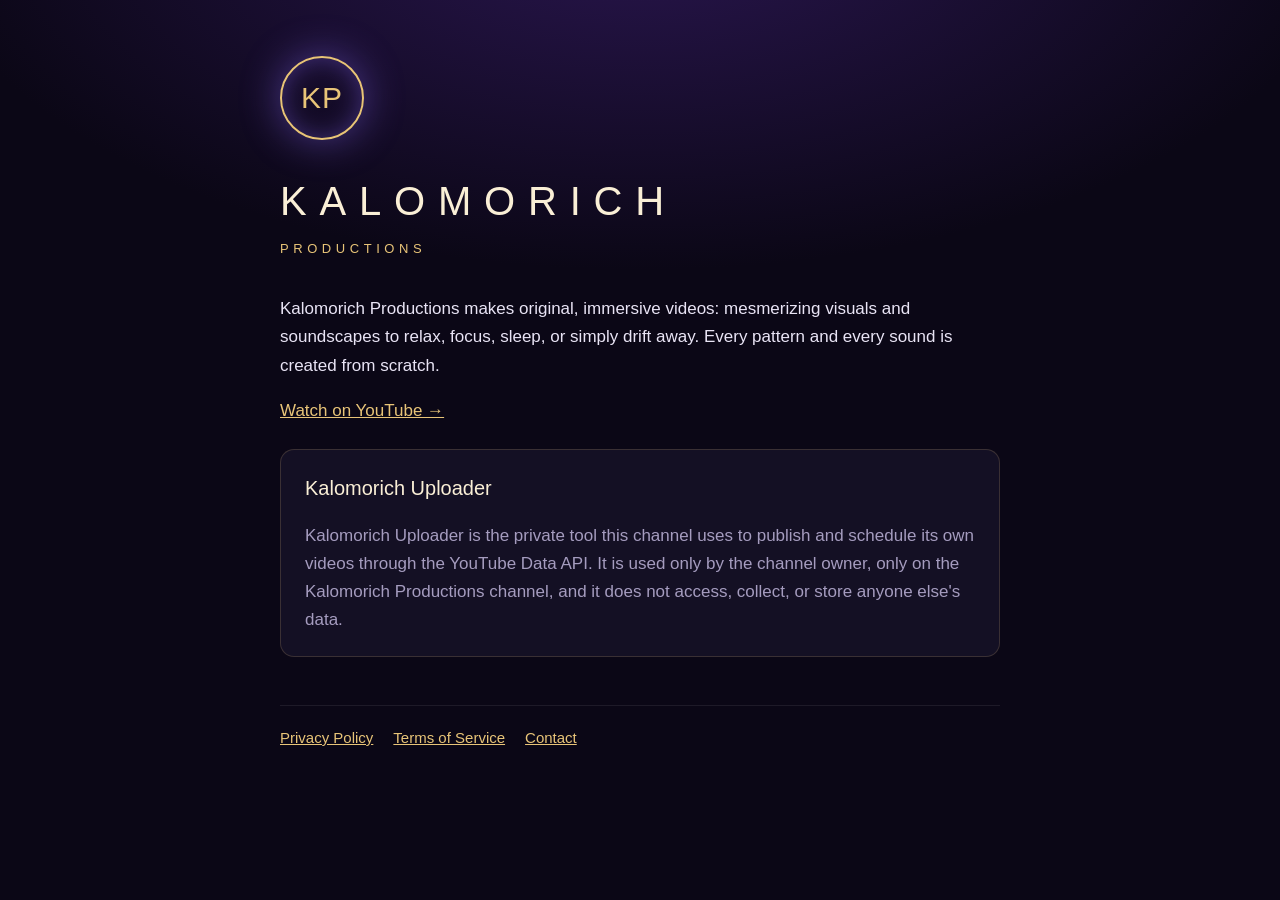
<file: index.html>
<!doctype html>
<html lang="en">
<head>
<meta charset="utf-8">
<meta name="viewport" content="width=device-width,initial-scale=1">
<title>Kalomorich Productions</title>
<meta name="description" content="Kalomorich Productions creates original trippy visuals and ambient videos for YouTube.">
<link rel="stylesheet" href="style.css">
</head>
<body>
<main>
  <div class="mark">KP</div>
  <h1>Kalomorich</h1>
  <p class="sub">Productions</p>

  <p>Kalomorich Productions makes original, immersive videos: mesmerizing visuals and soundscapes to relax, focus, sleep, or simply drift away. Every pattern and every sound is created from scratch.</p>

  <p><a href="https://www.youtube.com/@KalomorichProductions">Watch on YouTube &rarr;</a></p>

  <div class="card">
    <h2 style="margin-top:0">Kalomorich Uploader</h2>
    <p class="muted" style="margin-bottom:0">Kalomorich Uploader is the private tool this channel uses to publish and schedule its own videos through the YouTube Data API. It is used only by the channel owner, only on the Kalomorich Productions channel, and it does not access, collect, or store anyone else's data.</p>
  </div>

  <nav>
    <a href="privacy.html">Privacy Policy</a>
    <a href="terms.html">Terms of Service</a>
    <a href="mailto:kalomorich.media.automation@gmail.com">Contact</a>
  </nav>
</main>
</body>
</html>
</file>
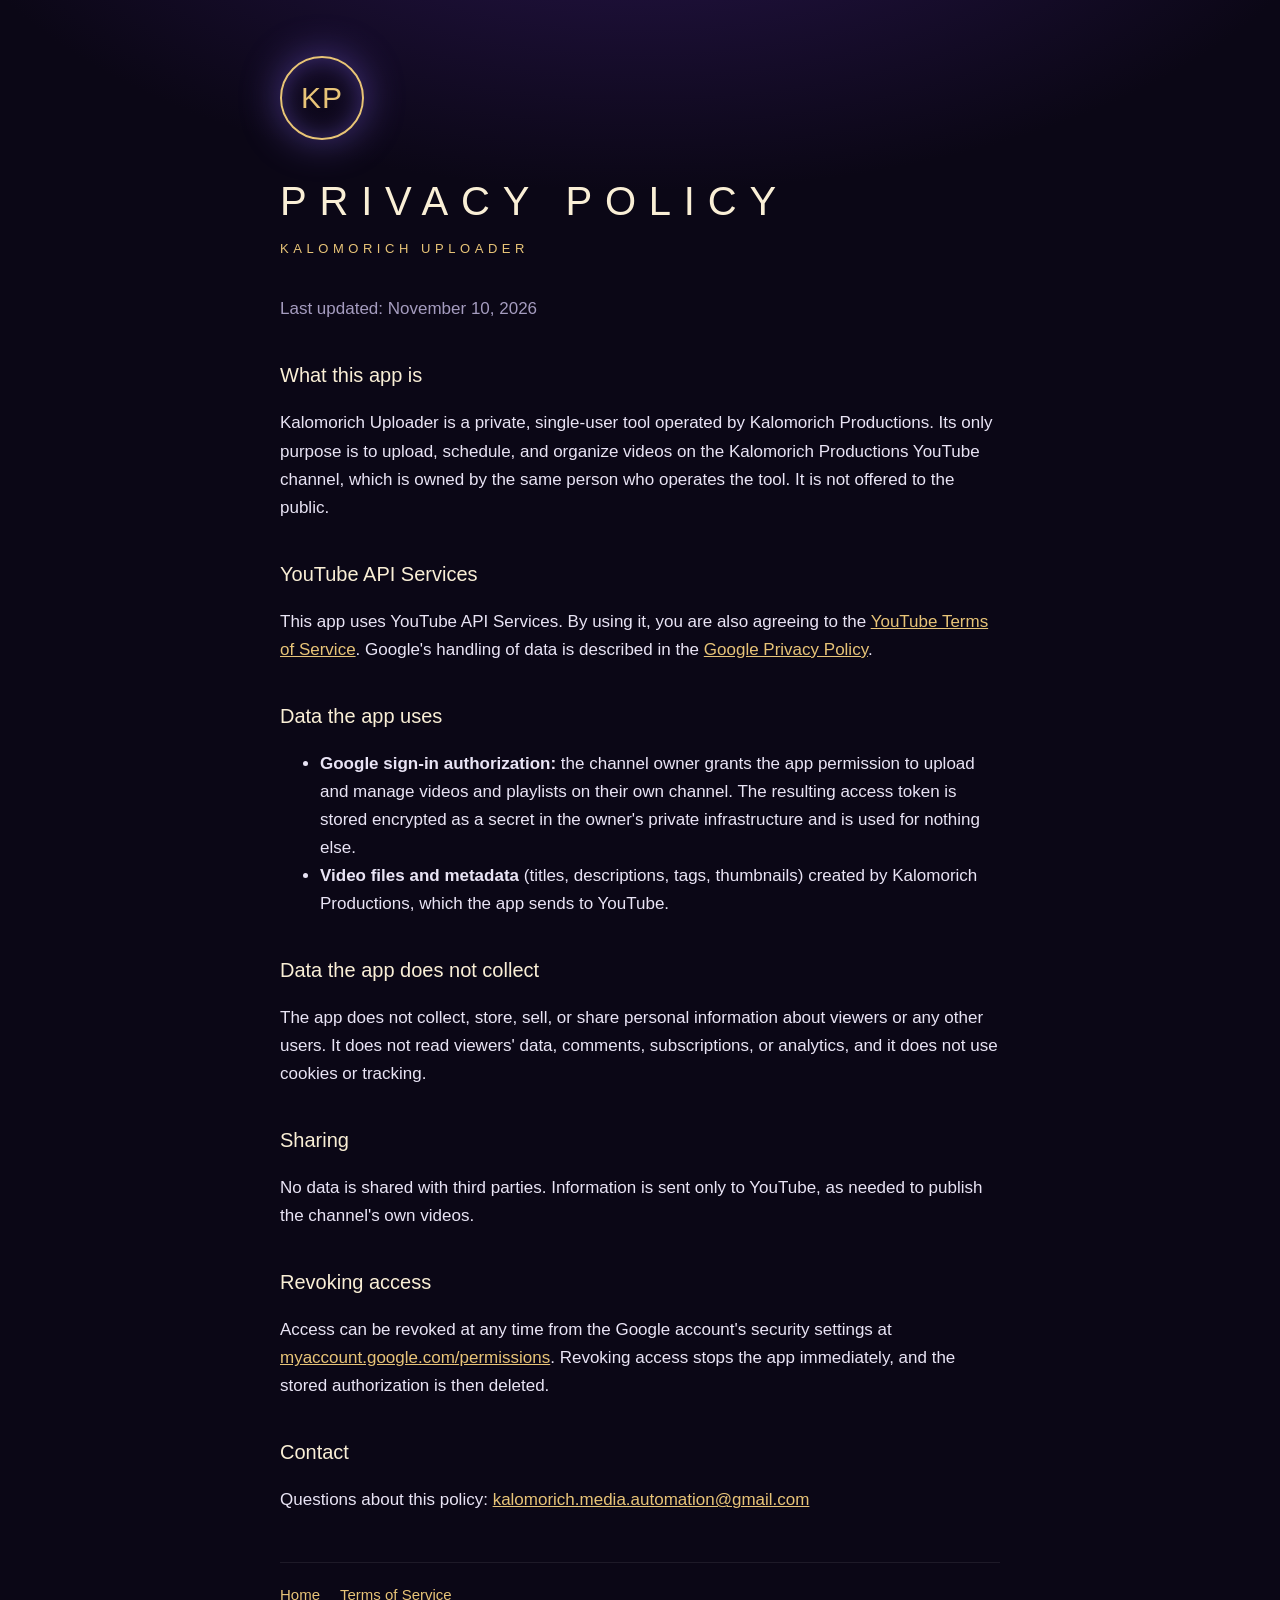
<file: privacy.html>
<!doctype html>
<html lang="en">
<head>
<meta charset="utf-8">
<meta name="viewport" content="width=device-width,initial-scale=1">
<title>Privacy Policy</title>
<link rel="stylesheet" href="style.css">
</head>
<body>
<main>
  <div class="mark">KP</div>
  <h1>Privacy Policy</h1>
  <p class="sub">Kalomorich Uploader</p>
  <p class="muted">Last updated: November 10, 2026</p>

  <h2>What this app is</h2>
  <p>Kalomorich Uploader is a private, single-user tool operated by Kalomorich Productions. Its only purpose is to upload, schedule, and organize videos on the Kalomorich Productions YouTube channel, which is owned by the same person who operates the tool. It is not offered to the public.</p>

  <h2>YouTube API Services</h2>
  <p>This app uses YouTube API Services. By using it, you are also agreeing to the <a href="https://www.youtube.com/t/terms">YouTube Terms of Service</a>. Google's handling of data is described in the <a href="https://policies.google.com/privacy">Google Privacy Policy</a>.</p>

  <h2>Data the app uses</h2>
  <ul>
    <li><strong>Google sign-in authorization:</strong> the channel owner grants the app permission to upload and manage videos and playlists on their own channel. The resulting access token is stored encrypted as a secret in the owner's private infrastructure and is used for nothing else.</li>
    <li><strong>Video files and metadata</strong> (titles, descriptions, tags, thumbnails) created by Kalomorich Productions, which the app sends to YouTube.</li>
  </ul>

  <h2>Data the app does not collect</h2>
  <p>The app does not collect, store, sell, or share personal information about viewers or any other users. It does not read viewers' data, comments, subscriptions, or analytics, and it does not use cookies or tracking.</p>

  <h2>Sharing</h2>
  <p>No data is shared with third parties. Information is sent only to YouTube, as needed to publish the channel's own videos.</p>

  <h2>Revoking access</h2>
  <p>Access can be revoked at any time from the Google account's security settings at <a href="https://myaccount.google.com/permissions">myaccount.google.com/permissions</a>. Revoking access stops the app immediately, and the stored authorization is then deleted.</p>

  <h2>Contact</h2>
  <p>Questions about this policy: <a href="mailto:kalomorich.media.automation@gmail.com">kalomorich.media.automation@gmail.com</a></p>

  <nav><a href="index.html">Home</a><a href="terms.html">Terms of Service</a></nav>
</main>
</body>
</html>
</file>
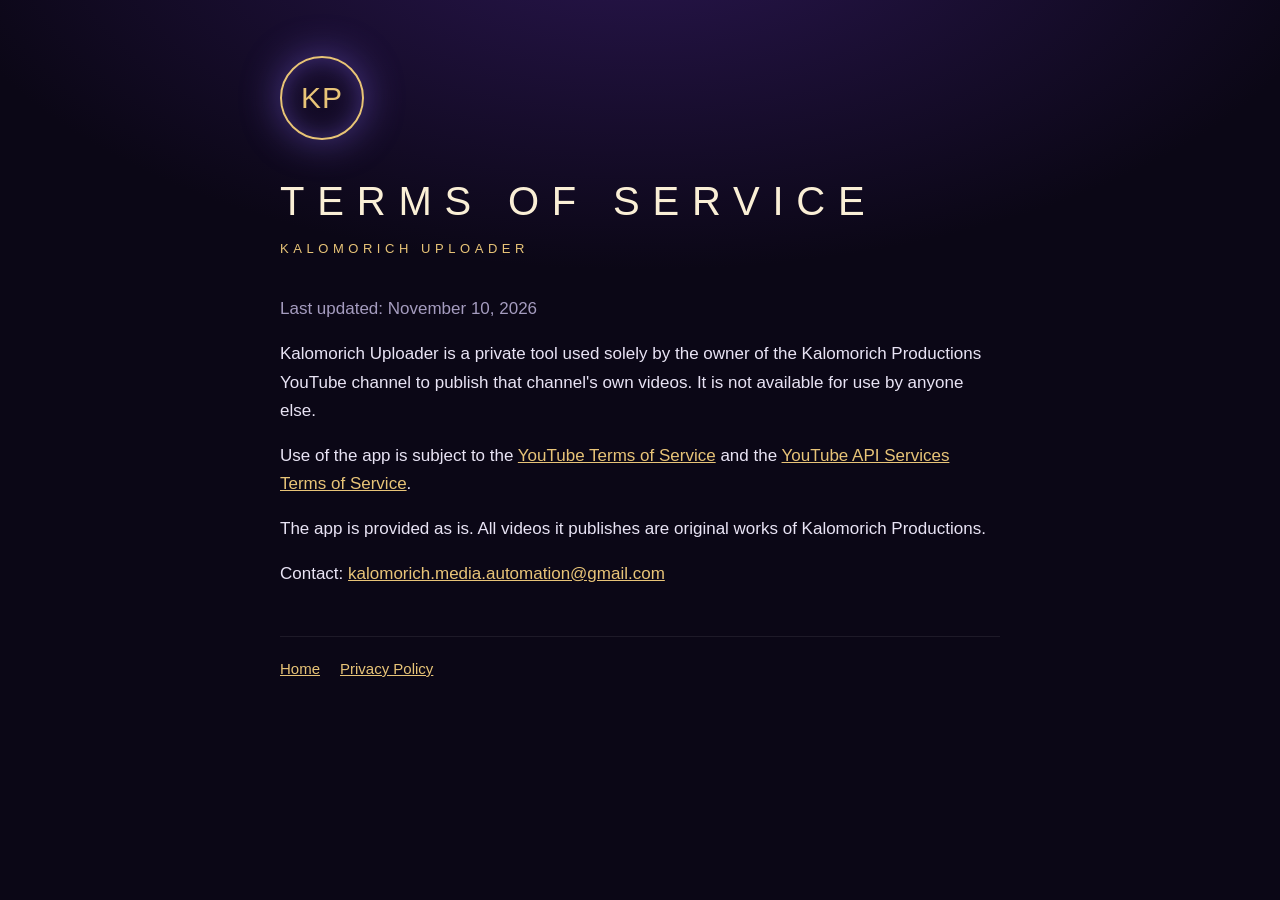
<file: terms.html>
<!doctype html>
<html lang="en">
<head>
<meta charset="utf-8">
<meta name="viewport" content="width=device-width,initial-scale=1">
<title>Terms of Service</title>
<link rel="stylesheet" href="style.css">
</head>
<body>
<main>
  <div class="mark">KP</div>
  <h1>Terms of Service</h1>
  <p class="sub">Kalomorich Uploader</p>
  <p class="muted">Last updated: November 10, 2026</p>

  <p>Kalomorich Uploader is a private tool used solely by the owner of the Kalomorich Productions YouTube channel to publish that channel's own videos. It is not available for use by anyone else.</p>
  <p>Use of the app is subject to the <a href="https://www.youtube.com/t/terms">YouTube Terms of Service</a> and the <a href="https://developers.google.com/youtube/terms/api-services-terms-of-service">YouTube API Services Terms of Service</a>.</p>
  <p>The app is provided as is. All videos it publishes are original works of Kalomorich Productions.</p>
  <p>Contact: <a href="mailto:kalomorich.media.automation@gmail.com">kalomorich.media.automation@gmail.com</a></p>

  <nav><a href="index.html">Home</a><a href="privacy.html">Privacy Policy</a></nav>
</main>
</body>
</html>
</file>
<file: style.css>
:root{--bg:#0b0716;--panel:#141024;--text:#e9e4f5;--muted:#a59cbf;--gold:#e8c478;--violet:#8b6cff}
*{box-sizing:border-box}
body{margin:0;background:radial-gradient(1200px 600px at 50% -10%,#2a1650 0%,var(--bg) 60%);background-color:var(--bg);color:var(--text);font:17px/1.65 -apple-system,BlinkMacSystemFont,"Segoe UI",Inter,Roboto,sans-serif;min-height:100vh}
main{max-width:760px;margin:0 auto;padding:56px 20px 80px}
.mark{width:84px;height:84px;border-radius:50%;border:2px solid var(--gold);display:flex;align-items:center;justify-content:center;color:var(--gold);font-weight:300;font-size:30px;letter-spacing:1px;box-shadow:0 0 40px rgba(139,108,255,.45),inset 0 0 24px rgba(139,108,255,.35);margin-bottom:28px}
h1{font-weight:300;letter-spacing:.32em;text-transform:uppercase;font-size:clamp(26px,6vw,40px);margin:0 0 4px;color:#faefd6}
.sub{letter-spacing:.35em;text-transform:uppercase;color:var(--gold);font-size:13px;margin:0 0 36px}
h2{font-weight:500;font-size:20px;margin:36px 0 8px;color:#faefd6}
p,li{color:var(--text)}
.muted{color:var(--muted)}
a{color:var(--gold)}
.card{background:var(--panel);border:1px solid rgba(232,196,120,.18);border-radius:14px;padding:22px 24px;margin:24px 0}
nav{display:flex;gap:20px;flex-wrap:wrap;margin-top:48px;padding-top:20px;border-top:1px solid rgba(255,255,255,.08);font-size:15px}
</file>
